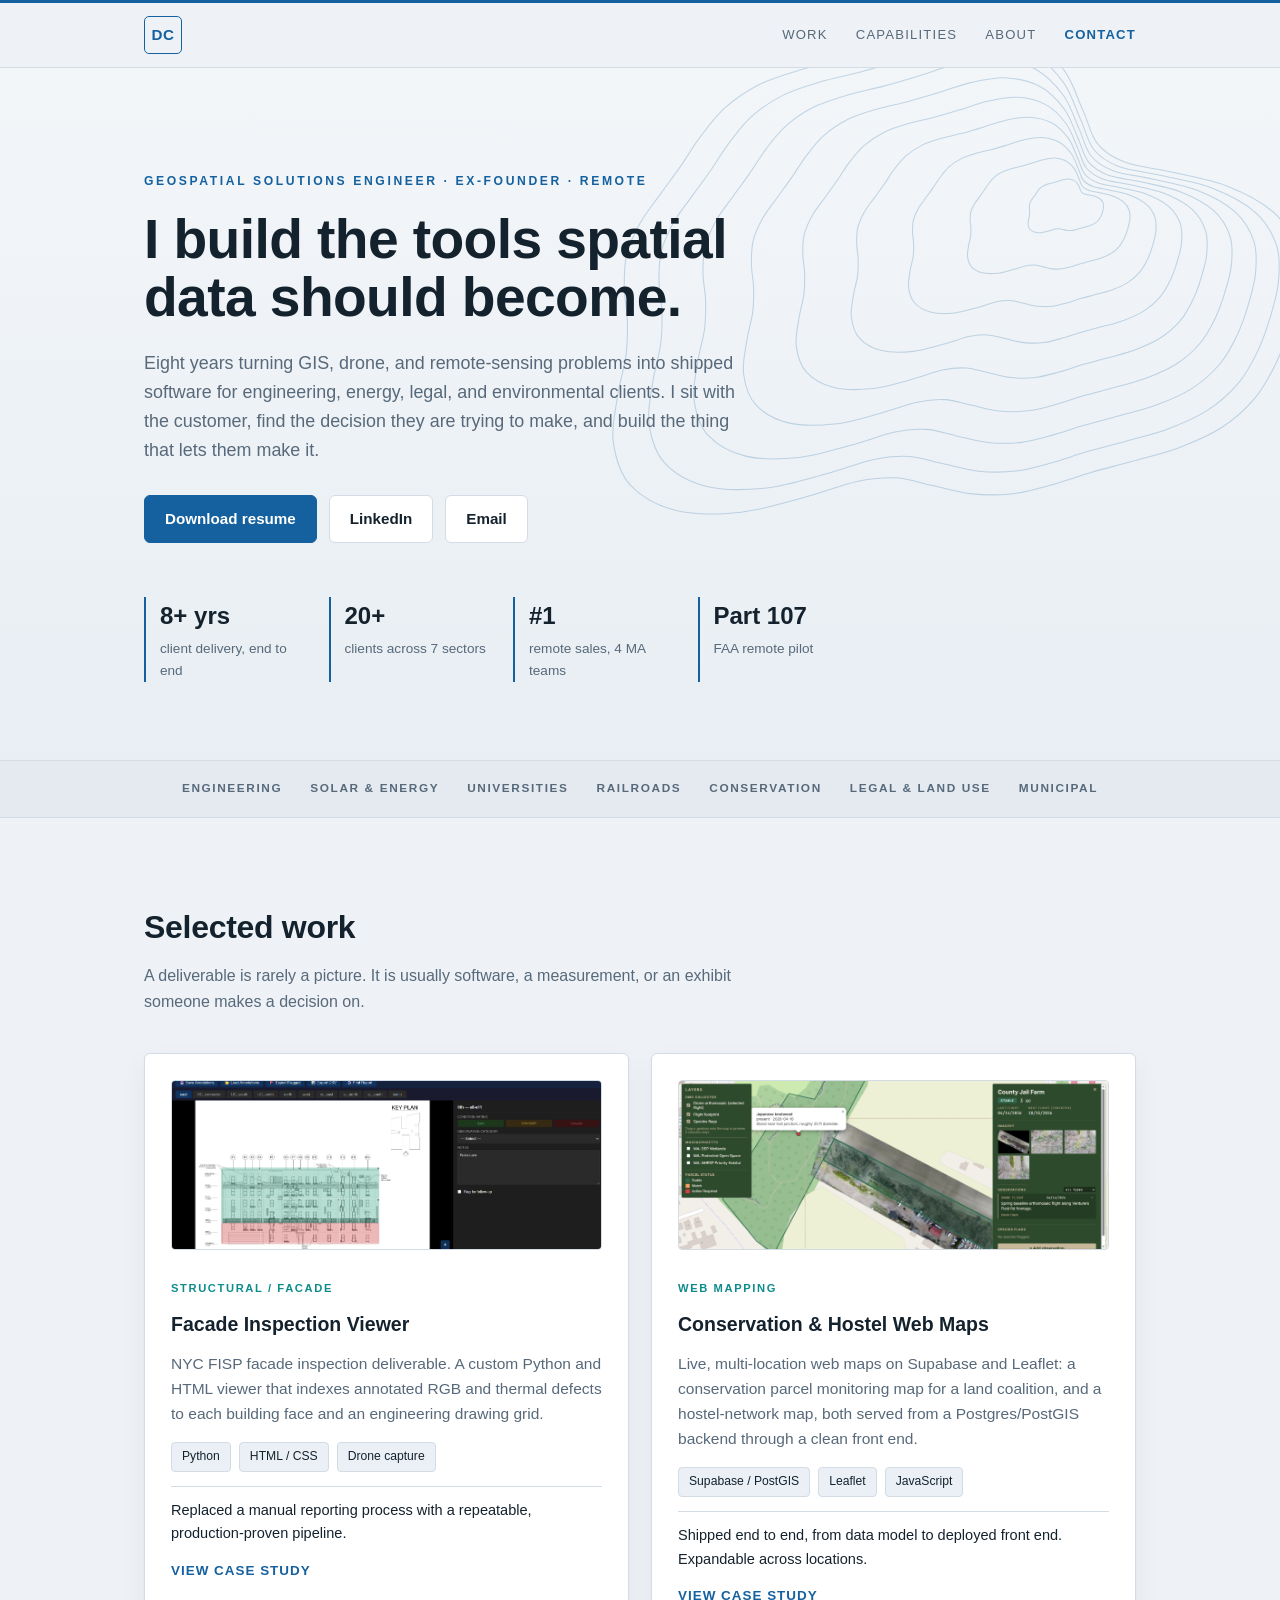
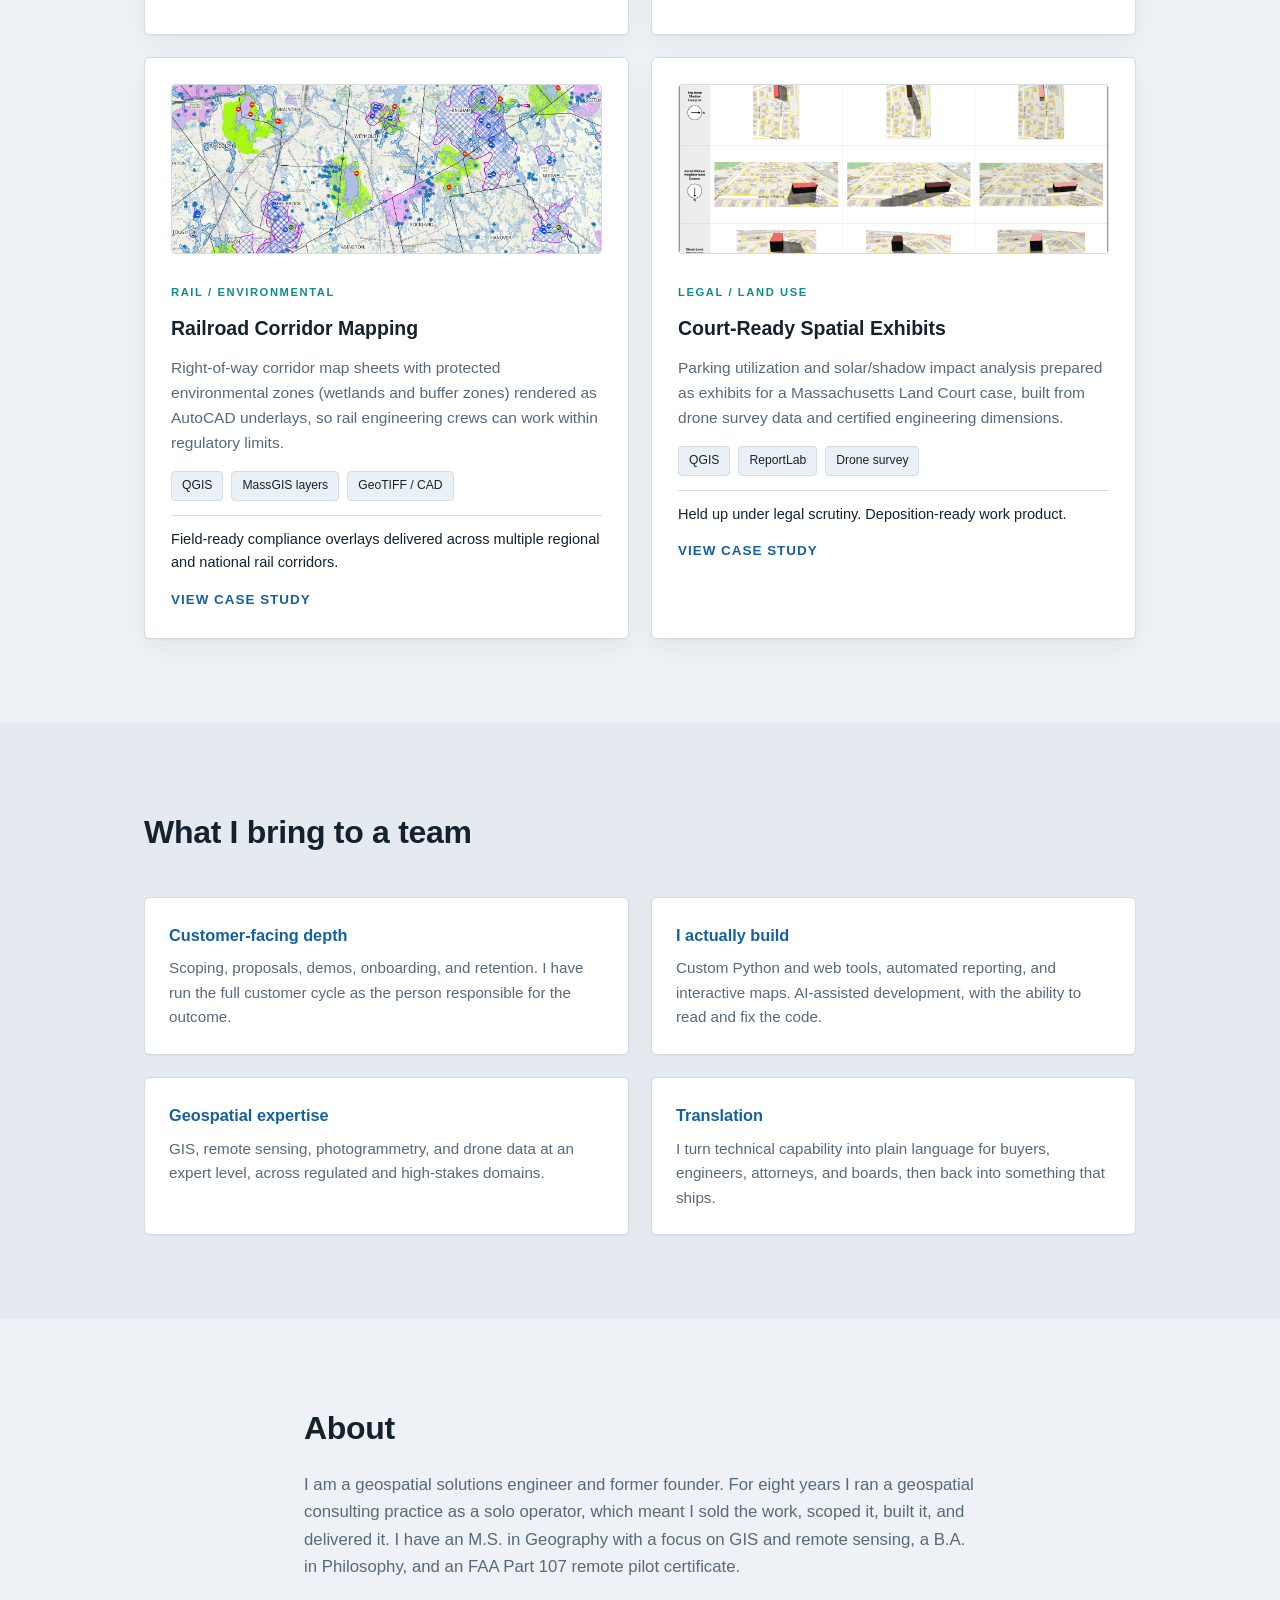
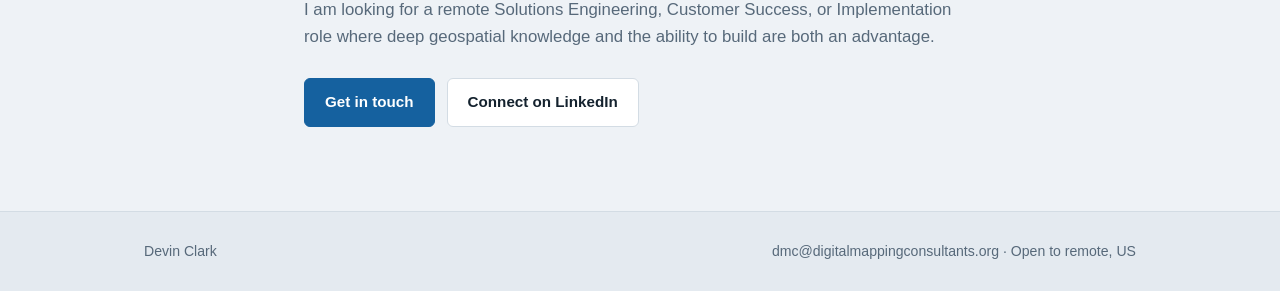
<file: index.html>
<!DOCTYPE html>
<html lang="en">
<head>
  <meta charset="UTF-8" />
  <meta name="viewport" content="width=device-width, initial-scale=1.0" />
  <title>Devin Clark - Geospatial Solutions Engineer</title>
  <meta name="description" content="Geospatial solutions engineer and former founder. GIS, remote sensing, and AI-assisted tooling. I build the tools spatial data should become." />
  <link rel="stylesheet" href="styles.css" />
</head>
<body>
  <header class="site-header">
    <div class="wrap header-inner">
      <a class="brand" href="#top">DC</a>
      <nav class="nav">
        <a href="#work">Work</a>
        <a href="#capabilities">Capabilities</a>
        <a href="#about">About</a>
        <a class="nav-cta" href="mailto:dmc@digitalmappingconsultants.org">Contact</a>
      </nav>
    </div>
  </header>

  <main id="top">
    <section class="hero">
      <div class="topo" aria-hidden="true"></div>
      <div class="wrap">
        <p class="eyebrow">Geospatial Solutions Engineer · Ex-Founder · Remote</p>
        <h1>I build the tools spatial<br />data should become.</h1>
        <p class="lede">
          Eight years turning GIS, drone, and remote-sensing problems into shipped software for
          engineering, energy, legal, and environmental clients. I sit with the customer, find the
          decision they are trying to make, and build the thing that lets them make it.
        </p>
        <div class="cta-row">
          <a class="btn btn-primary" href="DevinClark_Resume.pdf">Download resume</a>
          <a class="btn" href="https://www.linkedin.com/in/devin-clark-gis" target="_blank" rel="noopener">LinkedIn</a>
          <a class="btn" href="mailto:dmc@digitalmappingconsultants.org">Email</a>
        </div>
        <ul class="stat-row">
          <li><strong>8+ yrs</strong><span>client delivery, end to end</span></li>
          <li><strong>20+</strong><span>clients across 7 sectors</span></li>
          <li><strong>#1</strong><span>remote sales, 4 MA teams</span></li>
          <li><strong>Part 107</strong><span>FAA remote pilot</span></li>
        </ul>
      </div>
    </section>

    <section class="sectors">
      <div class="wrap">
        <span>Engineering</span><span>Solar &amp; Energy</span><span>Universities</span>
        <span>Railroads</span><span>Conservation</span><span>Legal &amp; Land Use</span><span>Municipal</span>
      </div>
    </section>

    <section id="work" class="section">
      <div class="wrap">
        <h2 class="section-title">Selected work</h2>
        <p class="section-sub">A deliverable is rarely a picture. It is usually software, a measurement, or an exhibit someone makes a decision on.</p>

        <div class="cards">
          <article class="card">
            <img src="img/facade1.png" alt="Facade inspection viewer screenshot" />
            <div class="card-tag">Structural / Facade</div>
            <h3>Facade Inspection Viewer</h3>
            <p>NYC FISP facade inspection deliverable. A custom Python and HTML viewer that indexes annotated RGB and thermal defects to each building face and an engineering drawing grid.</p>
            <ul class="stack"><li>Python</li><li>HTML / CSS</li><li>Drone capture</li></ul>
            <p class="outcome">Replaced a manual reporting process with a repeatable, production-proven pipeline.</p>
            <a class="card-link" href="facade-viewer.html">View case study</a>
          </article>

          <article class="card">
            <img src="img/conservation1.png" alt="Conservation parcel web map screenshot" />
            <div class="card-tag">Web Mapping</div>
            <h3>Conservation &amp; Hostel Web Maps</h3>
            <p>Live, multi-location web maps on Supabase and Leaflet: a conservation parcel monitoring map for a land coalition, and a hostel-network map, both served from a Postgres/PostGIS backend through a clean front end.</p>
            <ul class="stack"><li>Supabase / PostGIS</li><li>Leaflet</li><li>JavaScript</li></ul>
            <p class="outcome">Shipped end to end, from data model to deployed front end. Expandable across locations.</p>
            <a class="card-link" href="web-maps.html">View case study</a>
          </article>

          <article class="card">
            <img src="img/railroad.png" alt="Railroad corridor map sheet" />
            <div class="card-tag">Rail / Environmental</div>
            <h3>Railroad Corridor Mapping</h3>
            <p>Right-of-way corridor map sheets with protected environmental zones (wetlands and buffer zones) rendered as AutoCAD underlays, so rail engineering crews can work within regulatory limits.</p>
            <ul class="stack"><li>QGIS</li><li>MassGIS layers</li><li>GeoTIFF / CAD</li></ul>
            <p class="outcome">Field-ready compliance overlays delivered across multiple regional and national rail corridors.</p>
            <a class="card-link" href="railroad-corridor.html">View case study</a>
          </article>

          <article class="card">
            <img src="img/legal.png" alt="Court-ready exhibit sample" />
            <div class="card-tag">Legal / Land Use</div>
            <h3>Court-Ready Spatial Exhibits</h3>
            <p>Parking utilization and solar/shadow impact analysis prepared as exhibits for a Massachusetts Land Court case, built from drone survey data and certified engineering dimensions.</p>
            <ul class="stack"><li>QGIS</li><li>ReportLab</li><li>Drone survey</li></ul>
            <p class="outcome">Held up under legal scrutiny. Deposition-ready work product.</p>
            <a class="card-link" href="court-exhibits.html">View case study</a>
          </article>
        </div>
      </div>
    </section>

    <section id="capabilities" class="section section-alt">
      <div class="wrap">
        <h2 class="section-title">What I bring to a team</h2>
        <div class="cap-grid">
          <div class="cap">
            <h4>Customer-facing depth</h4>
            <p>Scoping, proposals, demos, onboarding, and retention. I have run the full customer cycle as the person responsible for the outcome.</p>
          </div>
          <div class="cap">
            <h4>I actually build</h4>
            <p>Custom Python and web tools, automated reporting, and interactive maps. AI-assisted development, with the ability to read and fix the code.</p>
          </div>
          <div class="cap">
            <h4>Geospatial expertise</h4>
            <p>GIS, remote sensing, photogrammetry, and drone data at an expert level, across regulated and high-stakes domains.</p>
          </div>
          <div class="cap">
            <h4>Translation</h4>
            <p>I turn technical capability into plain language for buyers, engineers, attorneys, and boards, then back into something that ships.</p>
          </div>
        </div>
      </div>
    </section>

    <section id="about" class="section">
      <div class="wrap about">
        <h2 class="section-title">About</h2>
        <p>
          I am a geospatial solutions engineer and former founder. For eight years I ran a geospatial
          consulting practice as a solo operator, which meant I sold the work, scoped it, built it, and
          delivered it. I have an M.S. in Geography with a focus on GIS and remote sensing, a B.A. in
          Philosophy, and an FAA Part 107 remote pilot certificate.
        </p>
        <p>
          I am looking for a remote Solutions Engineering, Customer Success, or Implementation role where
          deep geospatial knowledge and the ability to build are both an advantage.
        </p>
        <div class="cta-row">
          <a class="btn btn-primary" href="mailto:dmc@digitalmappingconsultants.org">Get in touch</a>
          <a class="btn" href="https://www.linkedin.com/in/devin-clark-gis" target="_blank" rel="noopener">Connect on LinkedIn</a>
        </div>
      </div>
    </section>
  </main>

  <footer class="site-footer">
    <div class="wrap">
      <span>Devin Clark</span>
      <span>dmc@digitalmappingconsultants.org · Open to remote, US</span>
    </div>
  </footer>
</body>
</html>
</file>
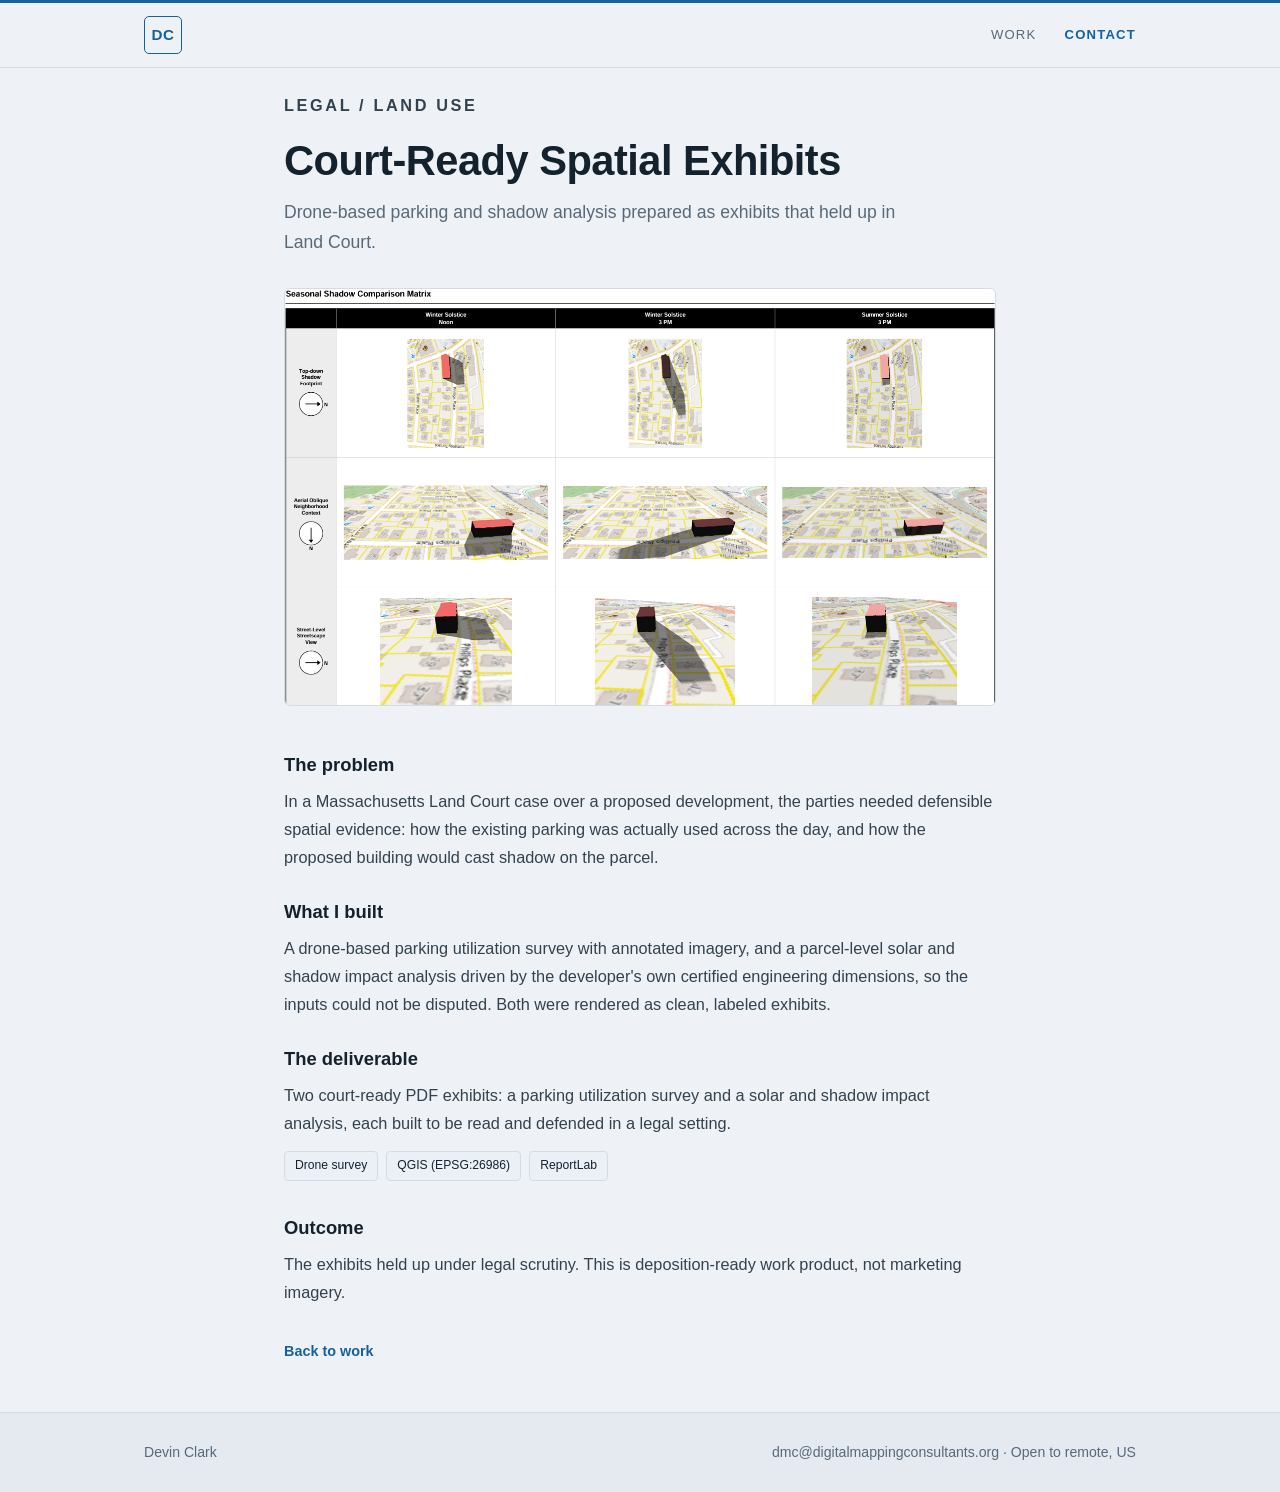
<file: court-exhibits.html>
<!DOCTYPE html>
<html lang="en">
<head>
  <meta charset="UTF-8" />
  <meta name="viewport" content="width=device-width, initial-scale=1.0" />
  <title>Court-Ready Spatial Exhibits - Devin Clark</title>
  <meta name="description" content="Drone-based parking utilization and solar/shadow impact analysis prepared as exhibits that held up in Massachusetts Land Court." />
  <link rel="stylesheet" href="styles.css" />
</head>
<body>
  <header class="site-header">
    <div class="wrap header-inner">
      <a class="brand" href="index.html">DC</a>
      <nav class="nav">
        <a href="index.html#work">Work</a>
        <a class="nav-cta" href="mailto:dmc@digitalmappingconsultants.org">Contact</a>
      </nav>
    </div>
  </header>

  <main>
    <div class="case">
      <div class="case-hero">
        <p class="eyebrow">Legal / land use</p>
        <h1>Court-Ready Spatial Exhibits</h1>
        <p class="lede">Drone-based parking and shadow analysis prepared as exhibits that held up in Land Court.</p>
      </div>

      <img src="img/legal.png" alt="Court-ready spatial exhibit sample" />

      <section>
        <h2>The problem</h2>
        <p>In a Massachusetts Land Court case over a proposed development, the parties needed defensible spatial evidence: how the existing parking was actually used across the day, and how the proposed building would cast shadow on the parcel.</p>
      </section>

      <section>
        <h2>What I built</h2>
        <p>A drone-based parking utilization survey with annotated imagery, and a parcel-level solar and shadow impact analysis driven by the developer's own certified engineering dimensions, so the inputs could not be disputed. Both were rendered as clean, labeled exhibits.</p>
      </section>

      <section>
        <h2>The deliverable</h2>
        <p>Two court-ready PDF exhibits: a parking utilization survey and a solar and shadow impact analysis, each built to be read and defended in a legal setting.</p>
        <ul class="stack"><li>Drone survey</li><li>QGIS (EPSG:26986)</li><li>ReportLab</li></ul>
      </section>

      <section>
        <h2>Outcome</h2>
        <p>The exhibits held up under legal scrutiny. This is deposition-ready work product, not marketing imagery.</p>
      </section>

      <a class="back-link" href="index.html#work">Back to work</a>
    </div>
  </main>

  <footer class="site-footer">
    <div class="wrap">
      <span>Devin Clark</span>
      <span>dmc@digitalmappingconsultants.org · Open to remote, US</span>
    </div>
  </footer>
</body>
</html>
</file>
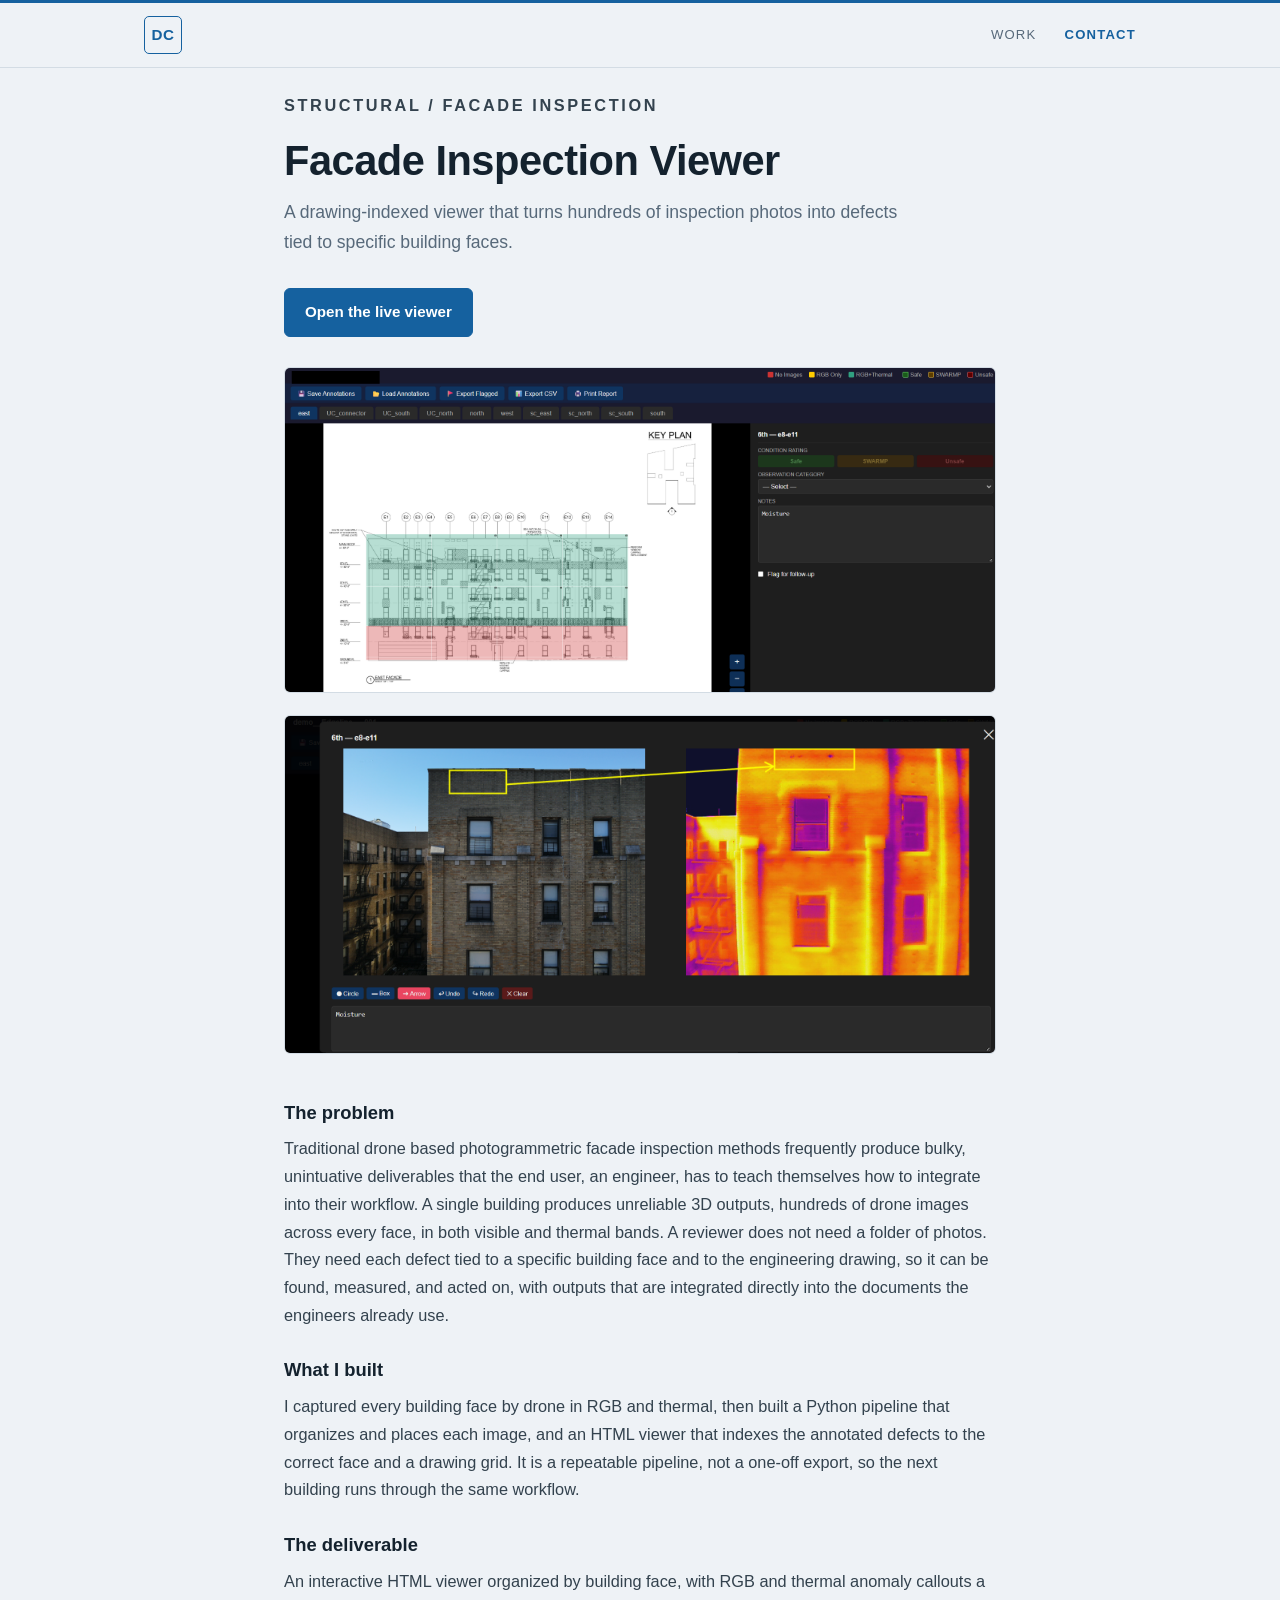
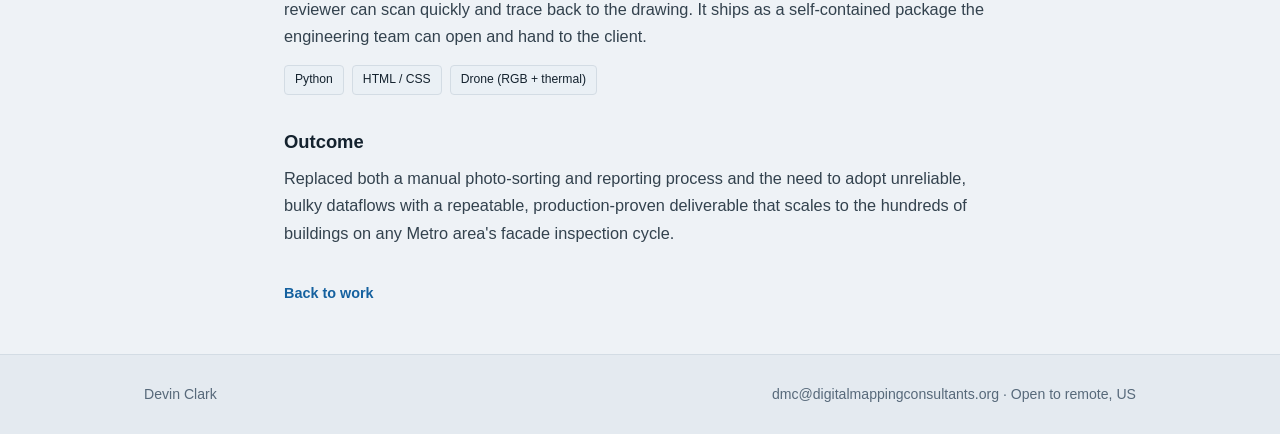
<file: facade-viewer.html>
<!DOCTYPE html>
<html lang="en">
<head>
  <meta charset="UTF-8" />
  <meta name="viewport" content="width=device-width, initial-scale=1.0" />
  <title>Facade Inspection Viewer - Devin Clark</title>
  <meta name="description" content="A drawing-indexed facade inspection viewer that ties drone-captured defects to specific building faces for NYC FISP compliance." />
  <link rel="stylesheet" href="styles.css" />
</head>
<body>
  <header class="site-header">
    <div class="wrap header-inner">
      <a class="brand" href="index.html">DC</a>
      <nav class="nav">
        <a href="index.html#work">Work</a>
        <a class="nav-cta" href="mailto:dmc@digitalmappingconsultants.org">Contact</a>
      </nav>
    </div>
  </header>

  <main>
    <div class="case">
      <div class="case-hero">
        <p class="eyebrow">Structural / Facade inspection</p>
        <h1>Facade Inspection Viewer</h1>
        <p class="lede">A drawing-indexed viewer that turns hundreds of inspection photos into defects tied to specific building faces.</p>
        <div class="cta-row">
          <a class="btn btn-primary" href="https://dmc-maps.github.io/dmc-demo" target="_blank" rel="noopener">Open the live viewer</a>
        </div>
      </div>

      <img src="img/facade1.png" alt="Facade inspection viewer, building face view" />
      <img src="img/facade2.png" alt="Facade inspection viewer, defect detail view" />

      <section>
        <h2>The problem</h2>
        <p>Traditional drone based photogrammetric facade inspection methods frequently produce bulky, unintuative deliverables that the end user, an engineer, has to teach themselves how to integrate into their workflow. A single building produces unreliable 3D outputs, hundreds of drone images across every face, in both visible and thermal bands. A reviewer does not need a folder of photos. They need each defect tied to a specific building face and to the engineering drawing, so it can be found, measured, and acted on, with outputs that are integrated directly into the documents the engineers already use.</p>
      </section>

      <section>
        <h2>What I built</h2>
        <p>I captured every building face by drone in RGB and thermal, then built a Python pipeline that organizes and places each image, and an HTML viewer that indexes the annotated defects to the correct face and a drawing grid. It is a repeatable pipeline, not a one-off export, so the next building runs through the same workflow.</p>
      </section>

      <section>
        <h2>The deliverable</h2>
        <p>An interactive HTML viewer organized by building face, with RGB and thermal anomaly callouts a reviewer can scan quickly and trace back to the drawing. It ships as a self-contained package the engineering team can open and hand to the client.</p>
        <ul class="stack"><li>Python</li><li>HTML / CSS</li><li>Drone (RGB + thermal)</li></ul>
      </section>

      <section>
        <h2>Outcome</h2>
        <p>Replaced both a manual photo-sorting and reporting process and the need to adopt unreliable, bulky dataflows with a repeatable, production-proven deliverable that scales to the hundreds of buildings on any Metro area's facade inspection cycle.</p>
      </section>

      <a class="back-link" href="index.html#work">Back to work</a>
    </div>
  </main>

  <footer class="site-footer">
    <div class="wrap">
      <span>Devin Clark</span>
      <span>dmc@digitalmappingconsultants.org · Open to remote, US</span>
    </div>
  </footer>
</body>
</html>
</file>
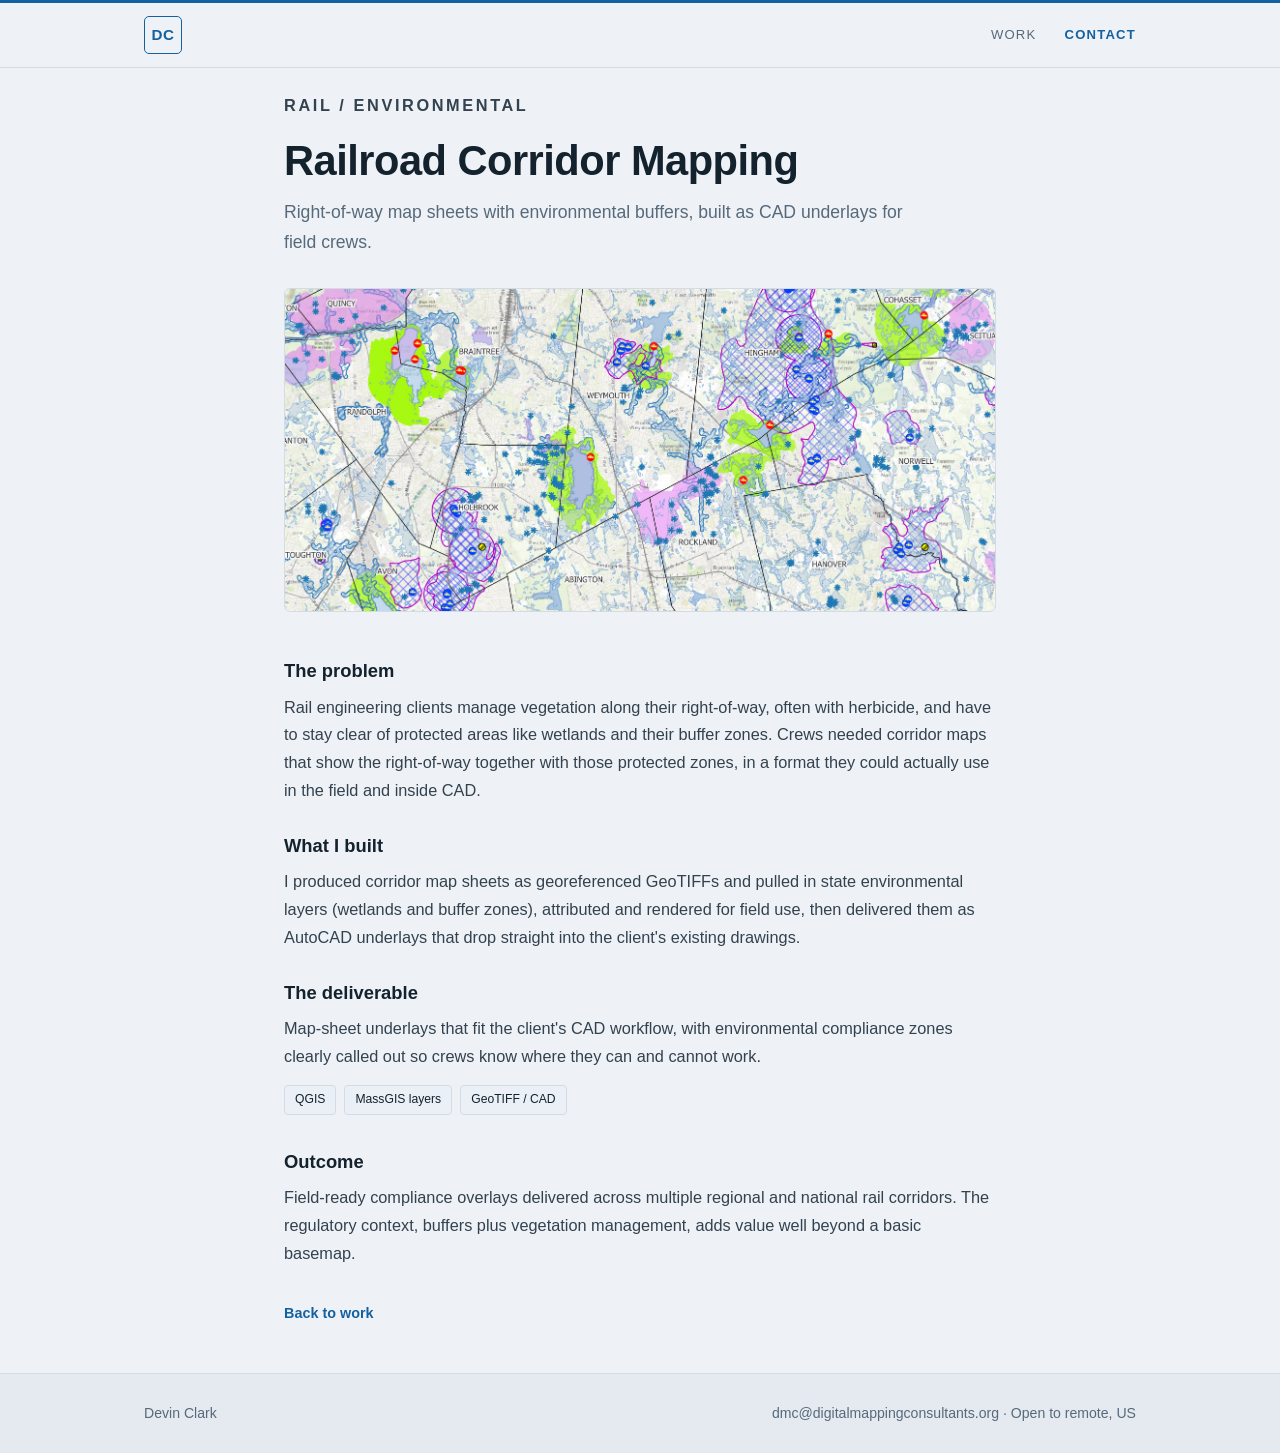
<file: railroad-corridor.html>
<!DOCTYPE html>
<html lang="en">
<head>
  <meta charset="UTF-8" />
  <meta name="viewport" content="width=device-width, initial-scale=1.0" />
  <title>Railroad Corridor Mapping - Devin Clark</title>
  <meta name="description" content="Right-of-way corridor map sheets with environmental buffer zones, delivered as AutoCAD underlays for rail engineering field crews." />
  <link rel="stylesheet" href="styles.css" />
</head>
<body>
  <header class="site-header">
    <div class="wrap header-inner">
      <a class="brand" href="index.html">DC</a>
      <nav class="nav">
        <a href="index.html#work">Work</a>
        <a class="nav-cta" href="mailto:dmc@digitalmappingconsultants.org">Contact</a>
      </nav>
    </div>
  </header>

  <main>
    <div class="case">
      <div class="case-hero">
        <p class="eyebrow">Rail / environmental</p>
        <h1>Railroad Corridor Mapping</h1>
        <p class="lede">Right-of-way map sheets with environmental buffers, built as CAD underlays for field crews.</p>
      </div>

      <img src="img/railroad.png" alt="Railroad corridor map sheet with environmental buffer zones" />

      <section>
        <h2>The problem</h2>
        <p>Rail engineering clients manage vegetation along their right-of-way, often with herbicide, and have to stay clear of protected areas like wetlands and their buffer zones. Crews needed corridor maps that show the right-of-way together with those protected zones, in a format they could actually use in the field and inside CAD.</p>
      </section>

      <section>
        <h2>What I built</h2>
        <p>I produced corridor map sheets as georeferenced GeoTIFFs and pulled in state environmental layers (wetlands and buffer zones), attributed and rendered for field use, then delivered them as AutoCAD underlays that drop straight into the client's existing drawings.</p>
      </section>

      <section>
        <h2>The deliverable</h2>
        <p>Map-sheet underlays that fit the client's CAD workflow, with environmental compliance zones clearly called out so crews know where they can and cannot work.</p>
        <ul class="stack"><li>QGIS</li><li>MassGIS layers</li><li>GeoTIFF / CAD</li></ul>
      </section>

      <section>
        <h2>Outcome</h2>
        <p>Field-ready compliance overlays delivered across multiple regional and national rail corridors. The regulatory context, buffers plus vegetation management, adds value well beyond a basic basemap.</p>
      </section>

      <a class="back-link" href="index.html#work">Back to work</a>
    </div>
  </main>

  <footer class="site-footer">
    <div class="wrap">
      <span>Devin Clark</span>
      <span>dmc@digitalmappingconsultants.org · Open to remote, US</span>
    </div>
  </footer>
</body>
</html>
</file>
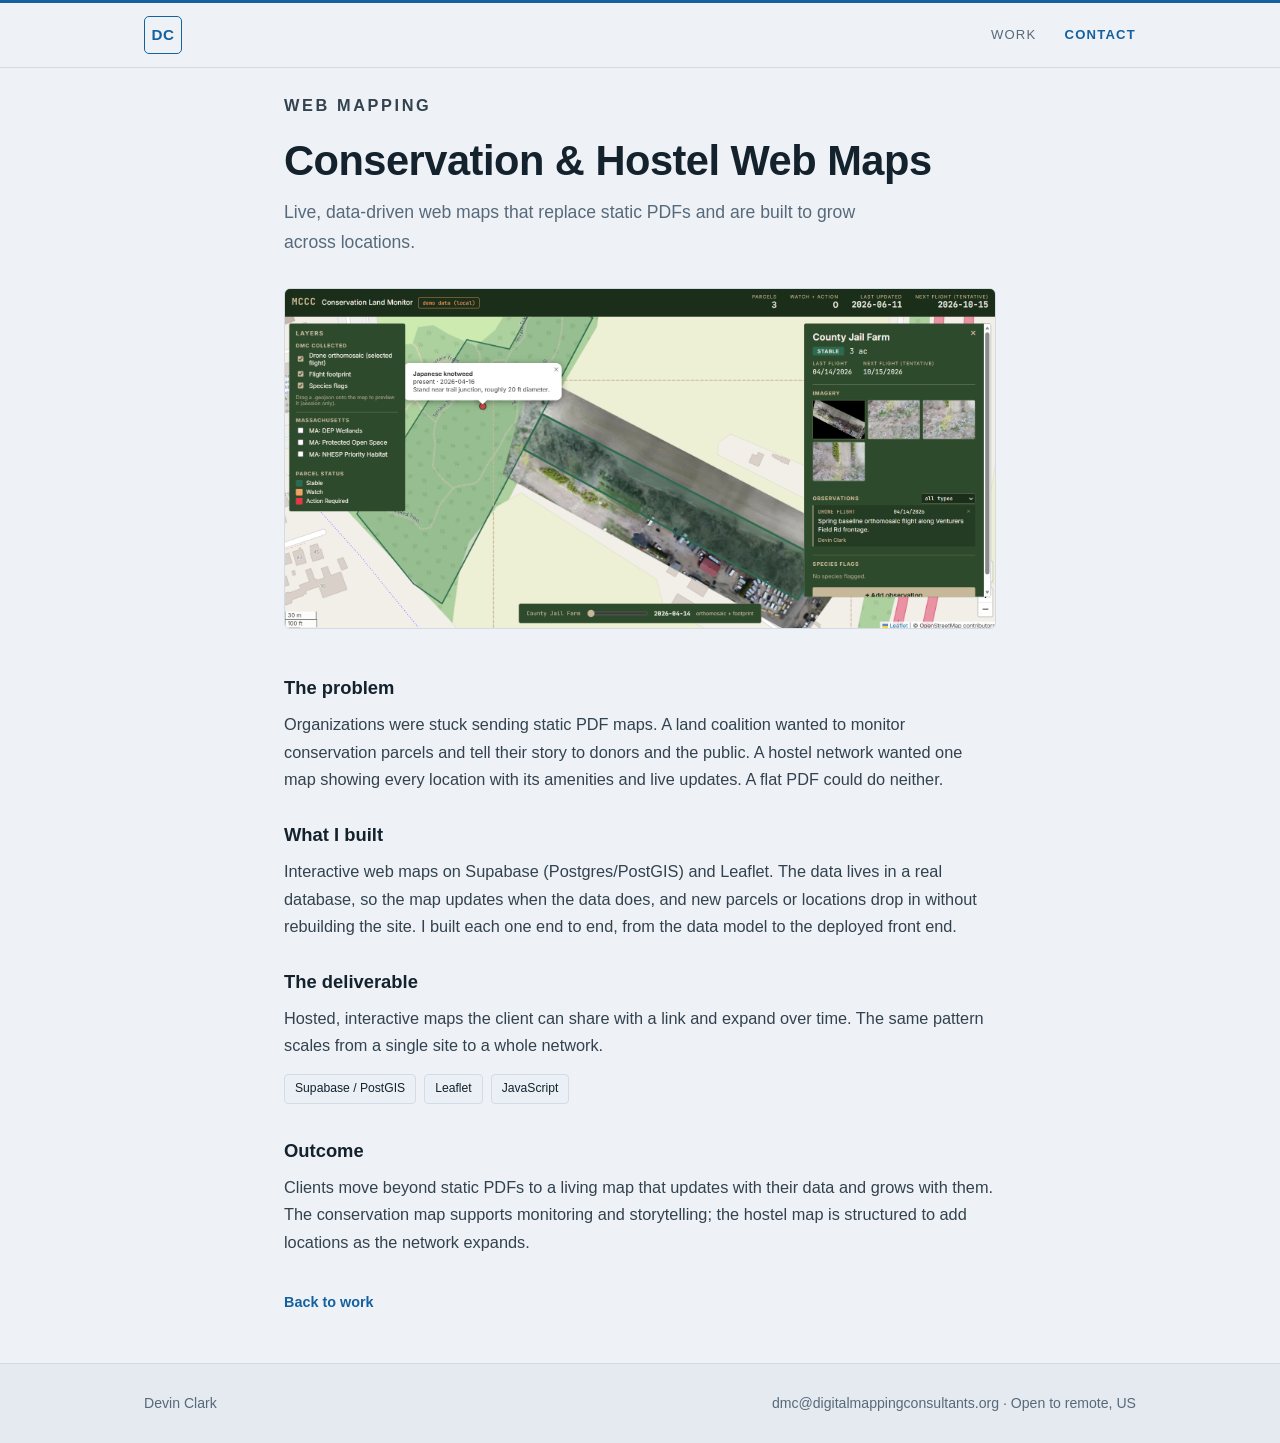
<file: web-maps.html>
<!DOCTYPE html>
<html lang="en">
<head>
  <meta charset="UTF-8" />
  <meta name="viewport" content="width=device-width, initial-scale=1.0" />
  <title>Conservation & Hostel Web Maps - Devin Clark</title>
  <meta name="description" content="Live, data-driven web maps on Supabase and Leaflet that replace static PDFs and scale across locations." />
  <link rel="stylesheet" href="styles.css" />
</head>
<body>
  <header class="site-header">
    <div class="wrap header-inner">
      <a class="brand" href="index.html">DC</a>
      <nav class="nav">
        <a href="index.html#work">Work</a>
        <a class="nav-cta" href="mailto:dmc@digitalmappingconsultants.org">Contact</a>
      </nav>
    </div>
  </header>

  <main>
    <div class="case">
      <div class="case-hero">
        <p class="eyebrow">Web mapping</p>
        <h1>Conservation &amp; Hostel Web Maps</h1>
        <p class="lede">Live, data-driven web maps that replace static PDFs and are built to grow across locations.</p>
      </div>

      <img src="img/conservation1.png" alt="Conservation parcel monitoring web map" />

      <section>
        <h2>The problem</h2>
        <p>Organizations were stuck sending static PDF maps. A land coalition wanted to monitor conservation parcels and tell their story to donors and the public. A hostel network wanted one map showing every location with its amenities and live updates. A flat PDF could do neither.</p>
      </section>

      <section>
        <h2>What I built</h2>
        <p>Interactive web maps on Supabase (Postgres/PostGIS) and Leaflet. The data lives in a real database, so the map updates when the data does, and new parcels or locations drop in without rebuilding the site. I built each one end to end, from the data model to the deployed front end.</p>
      </section>

      <section>
        <h2>The deliverable</h2>
        <p>Hosted, interactive maps the client can share with a link and expand over time. The same pattern scales from a single site to a whole network.</p>
        <ul class="stack"><li>Supabase / PostGIS</li><li>Leaflet</li><li>JavaScript</li></ul>
      </section>

      <section>
        <h2>Outcome</h2>
        <p>Clients move beyond static PDFs to a living map that updates with their data and grows with them. The conservation map supports monitoring and storytelling; the hostel map is structured to add locations as the network expands.</p>
      </section>

      <a class="back-link" href="index.html#work">Back to work</a>
    </div>
  </main>

  <footer class="site-footer">
    <div class="wrap">
      <span>Devin Clark</span>
      <span>dmc@digitalmappingconsultants.org · Open to remote, US</span>
    </div>
  </footer>
</body>
</html>
</file>
<file: styles.css>
:root {
  --bg: #eef2f6;        /* cool basemap paper */
  --alt: #e4eaf0;       /* alternating section */
  --surface: #ffffff;   /* cards */
  --ink: #14222e;       /* deep slate ink (map labels) */
  --muted: #57697a;     /* slate grey */
  --line: #d3dce4;      /* cool hairline */
  --accent: #15619f;    /* cartographic azure (primary) */
  --accent-hover: #1c78c0;
  --accent-2: #0e8c8c;  /* teal, data-viz micro-labels only */
  --maxw: 1040px;
  --radius: 6px;
}

* { box-sizing: border-box; margin: 0; padding: 0; }
html { scroll-behavior: smooth; }

body {
  font-family: -apple-system, BlinkMacSystemFont, "Segoe UI", Roboto, Helvetica, Arial, sans-serif;
  background: var(--bg);
  color: var(--ink);
  line-height: 1.62;
  -webkit-font-smoothing: antialiased;
}

.wrap { max-width: var(--maxw); margin: 0 auto; padding: 0 24px; }
a { color: inherit; text-decoration: none; }

/* Header */
.site-header {
  position: sticky; top: 0; z-index: 10;
  background: rgba(238, 242, 246, 0.95);
  border-top: 3px solid var(--accent);
  border-bottom: 1px solid var(--line);
}
.header-inner { display: flex; align-items: center; justify-content: space-between; height: 64px; }
.brand {
  font-weight: 800; letter-spacing: 0.5px; font-size: 0.95rem;
  width: 38px; height: 38px; display: grid; place-items: center;
  border: 1.5px solid var(--accent); border-radius: 5px; color: var(--accent);
}
.nav { display: flex; gap: 28px; align-items: center; font-size: 0.82rem; text-transform: uppercase; letter-spacing: 1.2px; }
.nav a { color: var(--muted); transition: color 0.15s; }
.nav a:hover { color: var(--ink); }
.nav-cta { color: var(--accent) !important; font-weight: 700; }

/* Hero */
.hero {
  position: relative; overflow: hidden;
  padding: 104px 0 78px;
  background: linear-gradient(180deg, #f3f6f9 0%, #e8eef3 100%);
}
.topo {
  position: absolute; top: -64px; right: -56px;
  width: 730px; max-width: 82vw; aspect-ratio: 760 / 540;
  background: url("contours.svg") no-repeat center / contain;
  opacity: 0.22; z-index: 0; pointer-events: none;
}
.hero .wrap { position: relative; z-index: 1; }
.eyebrow {
  text-transform: uppercase; letter-spacing: 2.6px; font-size: 0.76rem;
  color: var(--accent); font-weight: 700; margin-bottom: 18px;
}
.hero h1 { font-size: clamp(2.1rem, 5.2vw, 3.45rem); line-height: 1.06; font-weight: 800; letter-spacing: -0.6px; color: var(--ink); }
.lede { color: var(--muted); font-size: 1.12rem; max-width: 620px; margin-top: 22px; }

.cta-row { display: flex; flex-wrap: wrap; gap: 12px; margin-top: 30px; }
.btn {
  display: inline-block; padding: 11px 20px; border-radius: var(--radius);
  border: 1px solid var(--line); background: var(--surface); color: var(--ink);
  font-weight: 600; font-size: 0.95rem; transition: all 0.15s;
}
.btn:hover { border-color: var(--accent); color: var(--accent); transform: translateY(-1px); }
.btn-primary { background: var(--accent); color: #fff; border-color: var(--accent); }
.btn-primary:hover { background: var(--accent-hover); color: #fff; }

.stat-row {
  list-style: none; display: grid; grid-template-columns: repeat(4, 1fr);
  gap: 18px; margin-top: 54px; max-width: 720px;
}
.stat-row li { display: flex; flex-direction: column; border-left: 2px solid var(--accent); padding-left: 14px; }
.stat-row strong { font-size: 1.5rem; font-weight: 800; color: var(--ink); }
.stat-row span { color: var(--muted); font-size: 0.85rem; margin-top: 2px; }

/* Sectors strip */
.sectors { border-top: 1px solid var(--line); border-bottom: 1px solid var(--line); background: var(--alt); }
.sectors .wrap {
  display: flex; flex-wrap: wrap; gap: 14px 28px; justify-content: center;
  padding: 18px 24px; color: var(--muted);
  font-size: 0.74rem; text-transform: uppercase; letter-spacing: 1.6px; font-weight: 600;
}

/* Sections */
.section { padding: 84px 0; }
.section-alt { background: var(--alt); }
.section-title { font-size: clamp(1.5rem, 3vw, 2rem); font-weight: 800; letter-spacing: -0.3px; color: var(--ink); }
.section-sub { color: var(--muted); margin-top: 10px; max-width: 640px; }

/* Cards */
.cards { display: grid; grid-template-columns: repeat(2, 1fr); gap: 22px; margin-top: 38px; }
.card {
  background: var(--surface); border: 1px solid var(--line); border-radius: var(--radius);
  padding: 26px; transition: transform 0.18s, border-color 0.18s, box-shadow 0.18s;
  box-shadow: 0 1px 2px rgba(20,34,46,0.04), 0 10px 26px rgba(20,34,46,0.05);
}
.card:hover { transform: translateY(-3px); border-color: var(--accent); box-shadow: 0 1px 2px rgba(20,34,46,0.05), 0 16px 34px rgba(20,34,46,0.10); }
.card-tag {
  display: inline-block; font-size: 0.7rem; text-transform: uppercase; letter-spacing: 1.6px;
  color: var(--accent-2); font-weight: 700; margin-bottom: 12px;
}
.card h3 { font-size: 1.22rem; font-weight: 700; color: var(--ink); }
.card p { color: var(--muted); margin-top: 10px; font-size: 0.97rem; }
.stack { list-style: none; display: flex; flex-wrap: wrap; gap: 8px; margin: 16px 0 6px; }
.stack li {
  font-size: 0.76rem; color: var(--ink); background: #eaf0f5;
  border: 1px solid var(--line); padding: 4px 10px; border-radius: 4px;
}
.outcome { color: var(--ink) !important; font-size: 0.91rem !important; border-top: 1px solid var(--line); padding-top: 12px; margin-top: 14px !important; }
.card-link { display: inline-block; margin-top: 14px; color: var(--accent); font-weight: 700; font-size: 0.84rem; text-transform: uppercase; letter-spacing: 1px; }
.card-link:hover { color: var(--accent-hover); }

/* Capabilities */
.cap-grid { display: grid; grid-template-columns: repeat(2, 1fr); gap: 22px; margin-top: 38px; }
.cap { padding: 24px; border: 1px solid var(--line); border-radius: var(--radius); background: var(--surface); box-shadow: 0 1px 2px rgba(20,34,46,0.04); }
.cap h4 { font-size: 1.02rem; color: var(--accent); margin-bottom: 8px; }
.cap p { color: var(--muted); font-size: 0.95rem; }

/* About */
.about { max-width: 720px; }
.about p { color: var(--muted); margin-top: 16px; font-size: 1.05rem; }
.about .cta-row { margin-top: 28px; }

/* Footer */
.site-footer { border-top: 1px solid var(--line); background: var(--alt); }
.site-footer .wrap { display: flex; flex-wrap: wrap; gap: 10px; justify-content: space-between; padding: 28px 24px; color: var(--muted); font-size: 0.88rem; }

/* Responsive */
@media (max-width: 760px) {
  .nav { gap: 0; }
  .nav a:not(.nav-cta) { display: none; }
  .topo { width: 420px; top: -40px; right: -120px; opacity: 0.16; }
  .stat-row { grid-template-columns: repeat(2, 1fr); gap: 22px 18px; }
  .cards, .cap-grid { grid-template-columns: 1fr; }
  .section { padding: 60px 0; }
  .hero { padding: 64px 0 54px; }
}

/* Project card images (added once screenshots exist) */
.card img { width: 100%; height: 170px; object-fit: cover; border-radius: 4px; border: 1px solid var(--line); margin-bottom: 16px; }

/* Case study pages */
.case { max-width: 760px; margin: 0 auto; padding: 0 24px 48px; }
.case-hero { padding: 24px 0 8px; }
.case-hero h1 { font-size: clamp(1.8rem, 4vw, 2.6rem); font-weight: 800; color: var(--ink); letter-spacing: -0.5px; line-height: 1.12; margin-top: 6px; }
.case-hero .lede { color: var(--muted); font-size: 1.1rem; max-width: 620px; margin-top: 14px; }
.case section { padding: 22px 0 4px; }
.case h2 { font-size: 1.15rem; font-weight: 700; color: var(--ink); margin-bottom: 8px; }
.case p { color: #33424e; font-size: 1.02rem; line-height: 1.7; }
.case .stack { margin-top: 14px; }
.ph { border: 1px dashed #b9c6d2; border-radius: 6px; background: #e7edf2; color: var(--muted); font-size: 0.85rem; padding: 44px 16px; text-align: center; margin: 22px 0; }
.back-link { display: inline-block; margin-top: 30px; color: var(--accent); font-weight: 600; font-size: 0.9rem; }
.back-link:hover { color: var(--accent-hover); }
.case img { display: block; width: 100%; border-radius: 6px; border: 1px solid var(--line); margin: 22px 0; }
</file>
